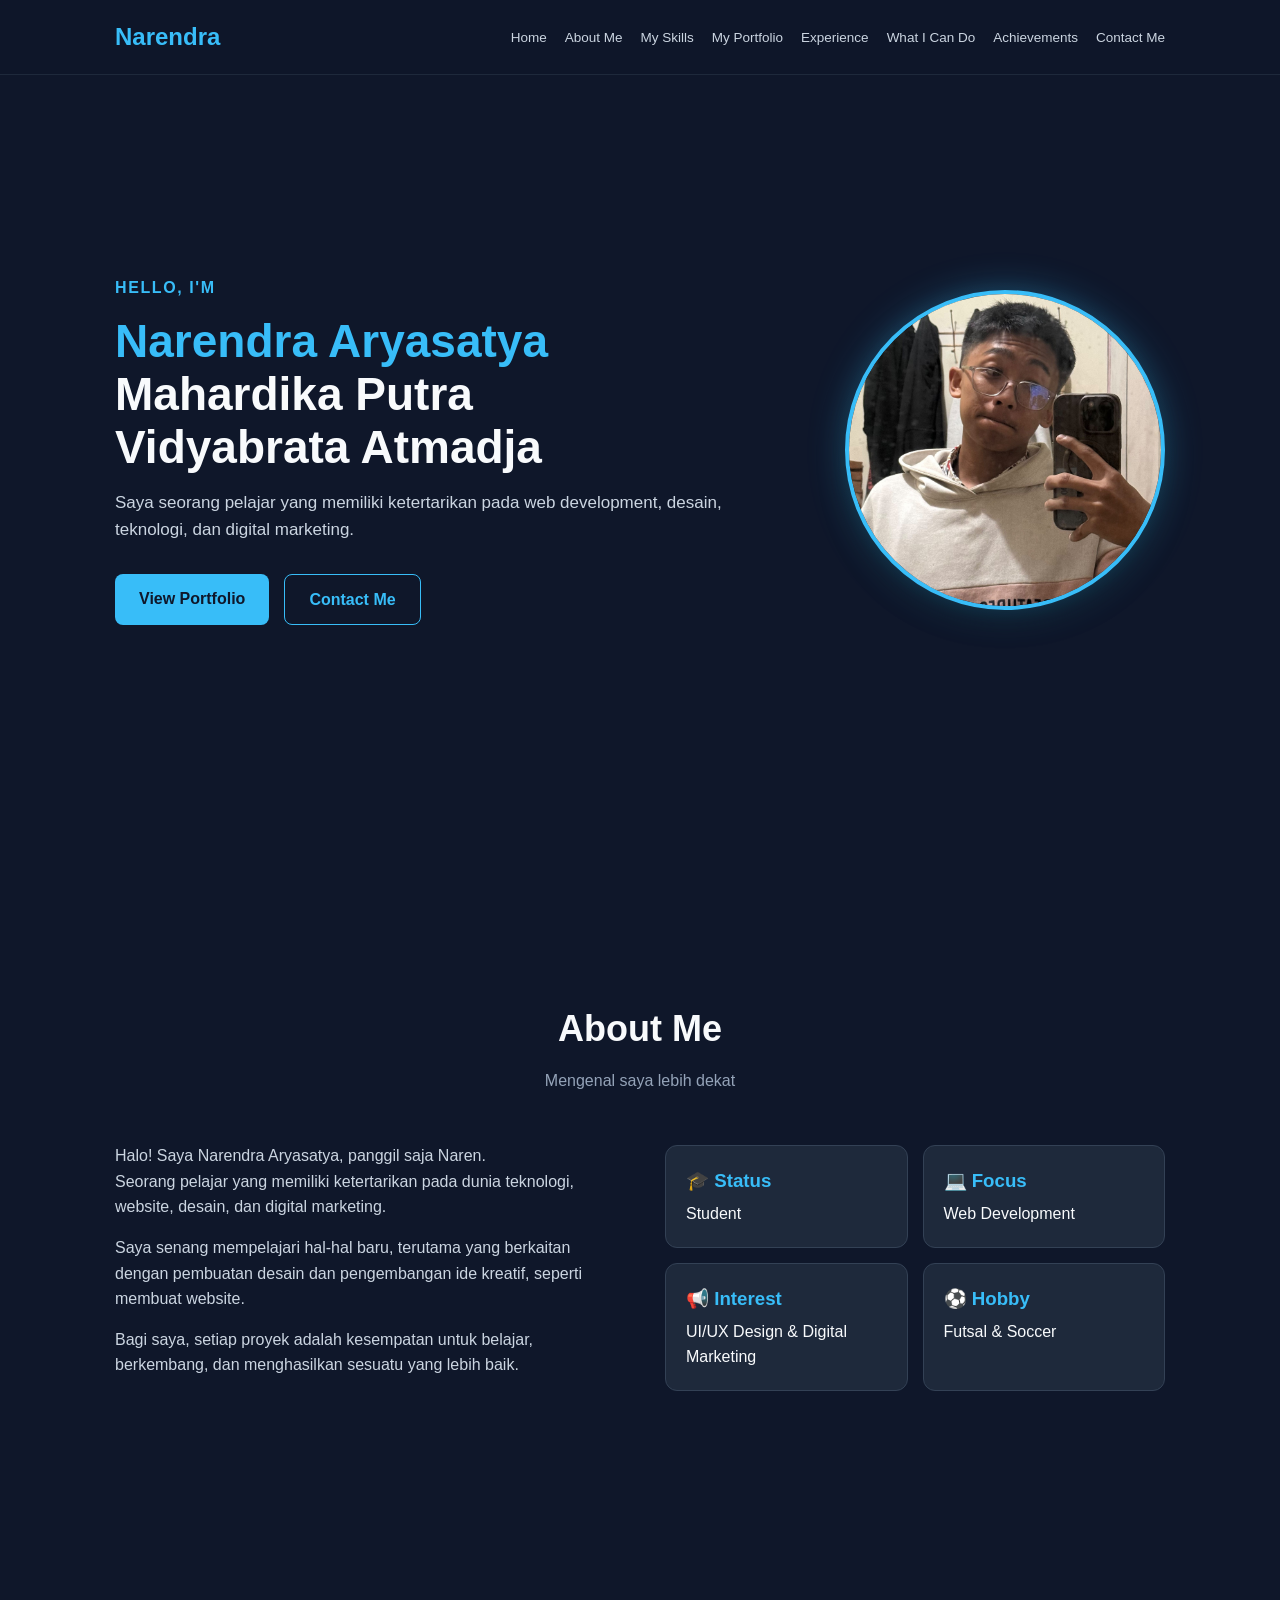
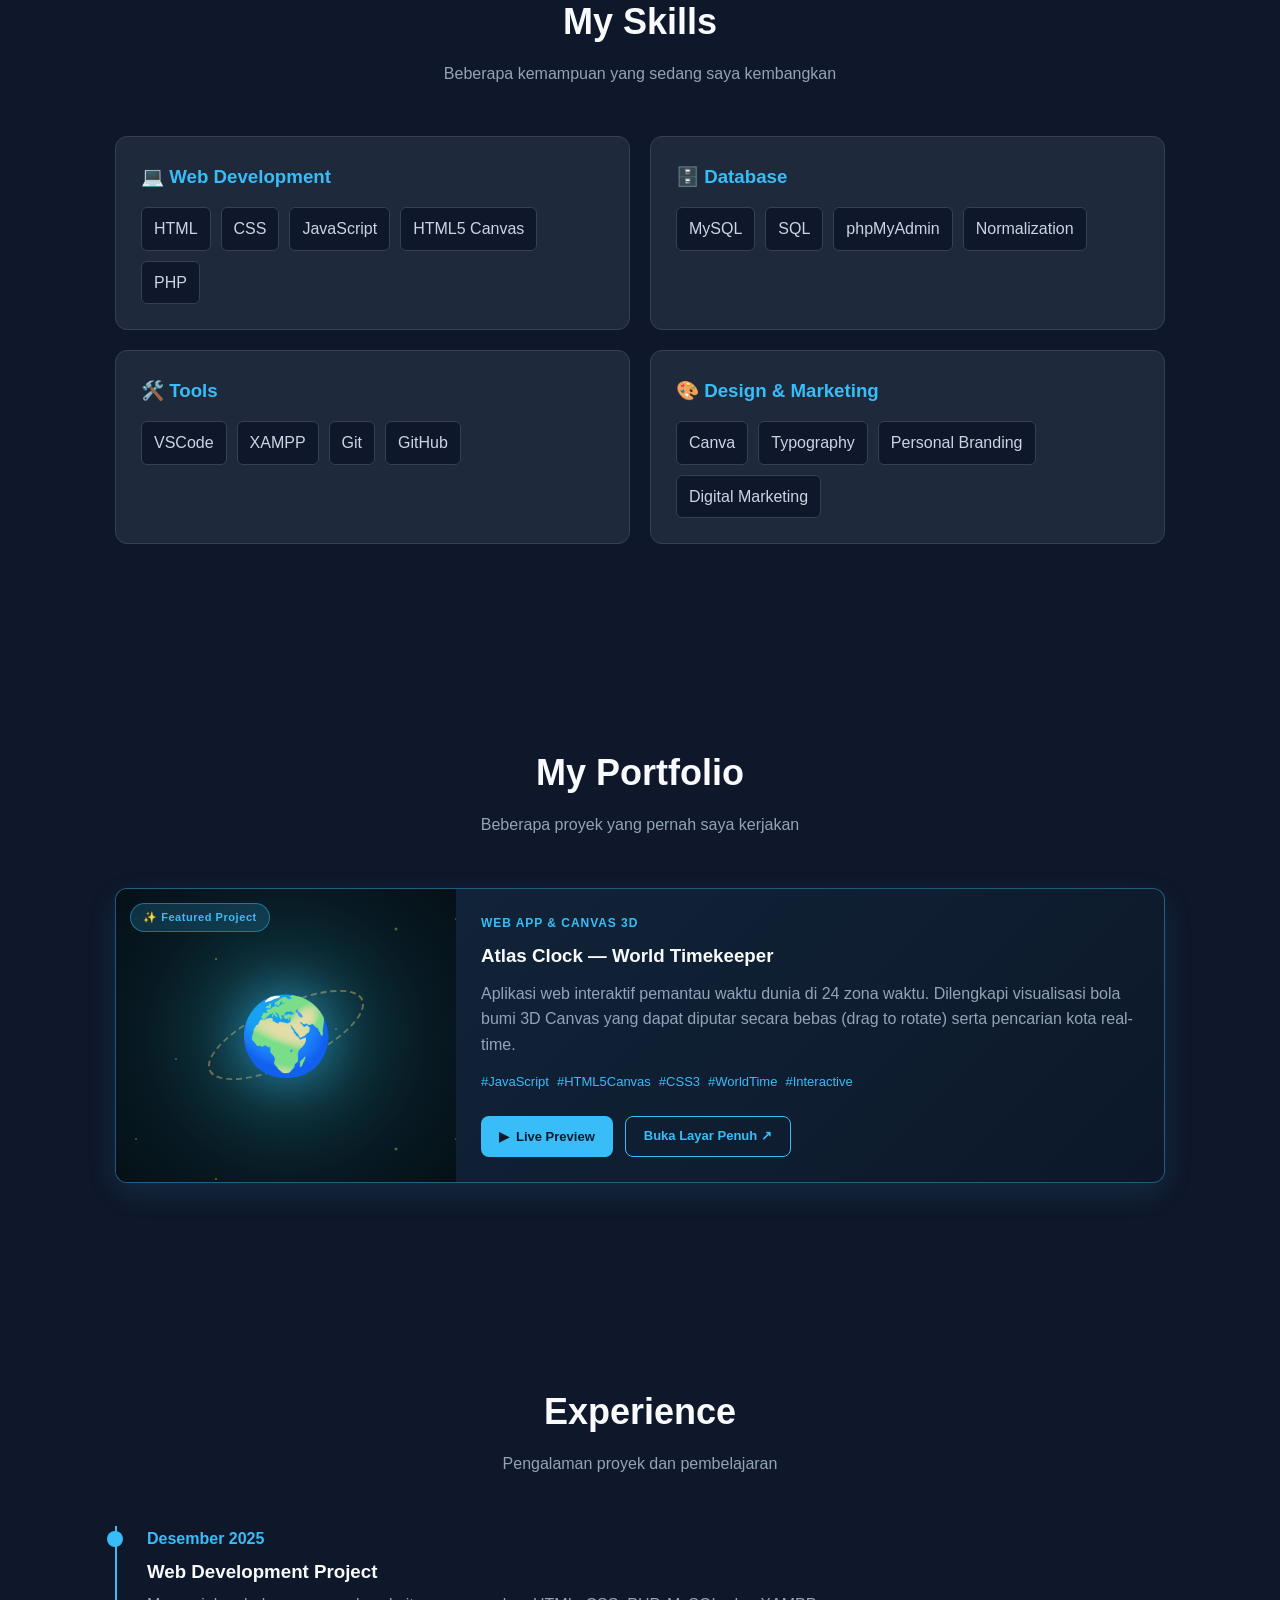
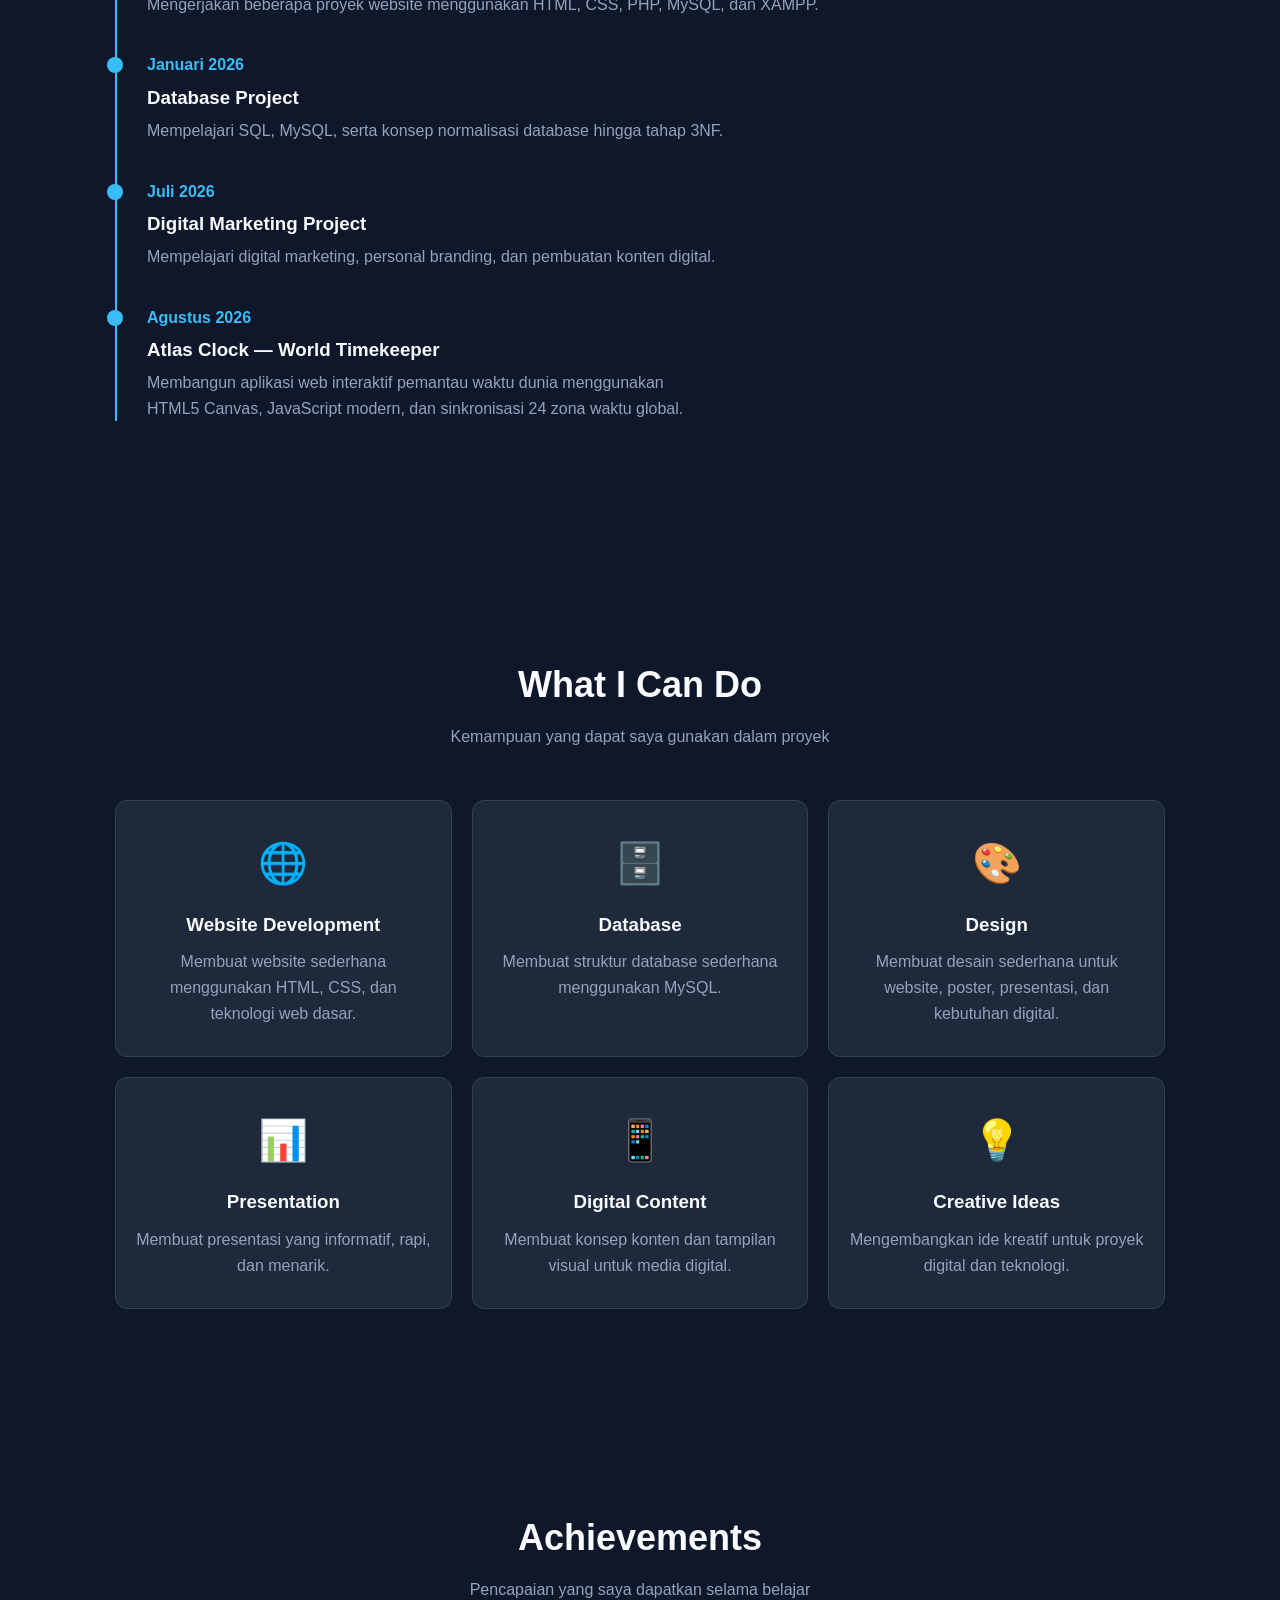
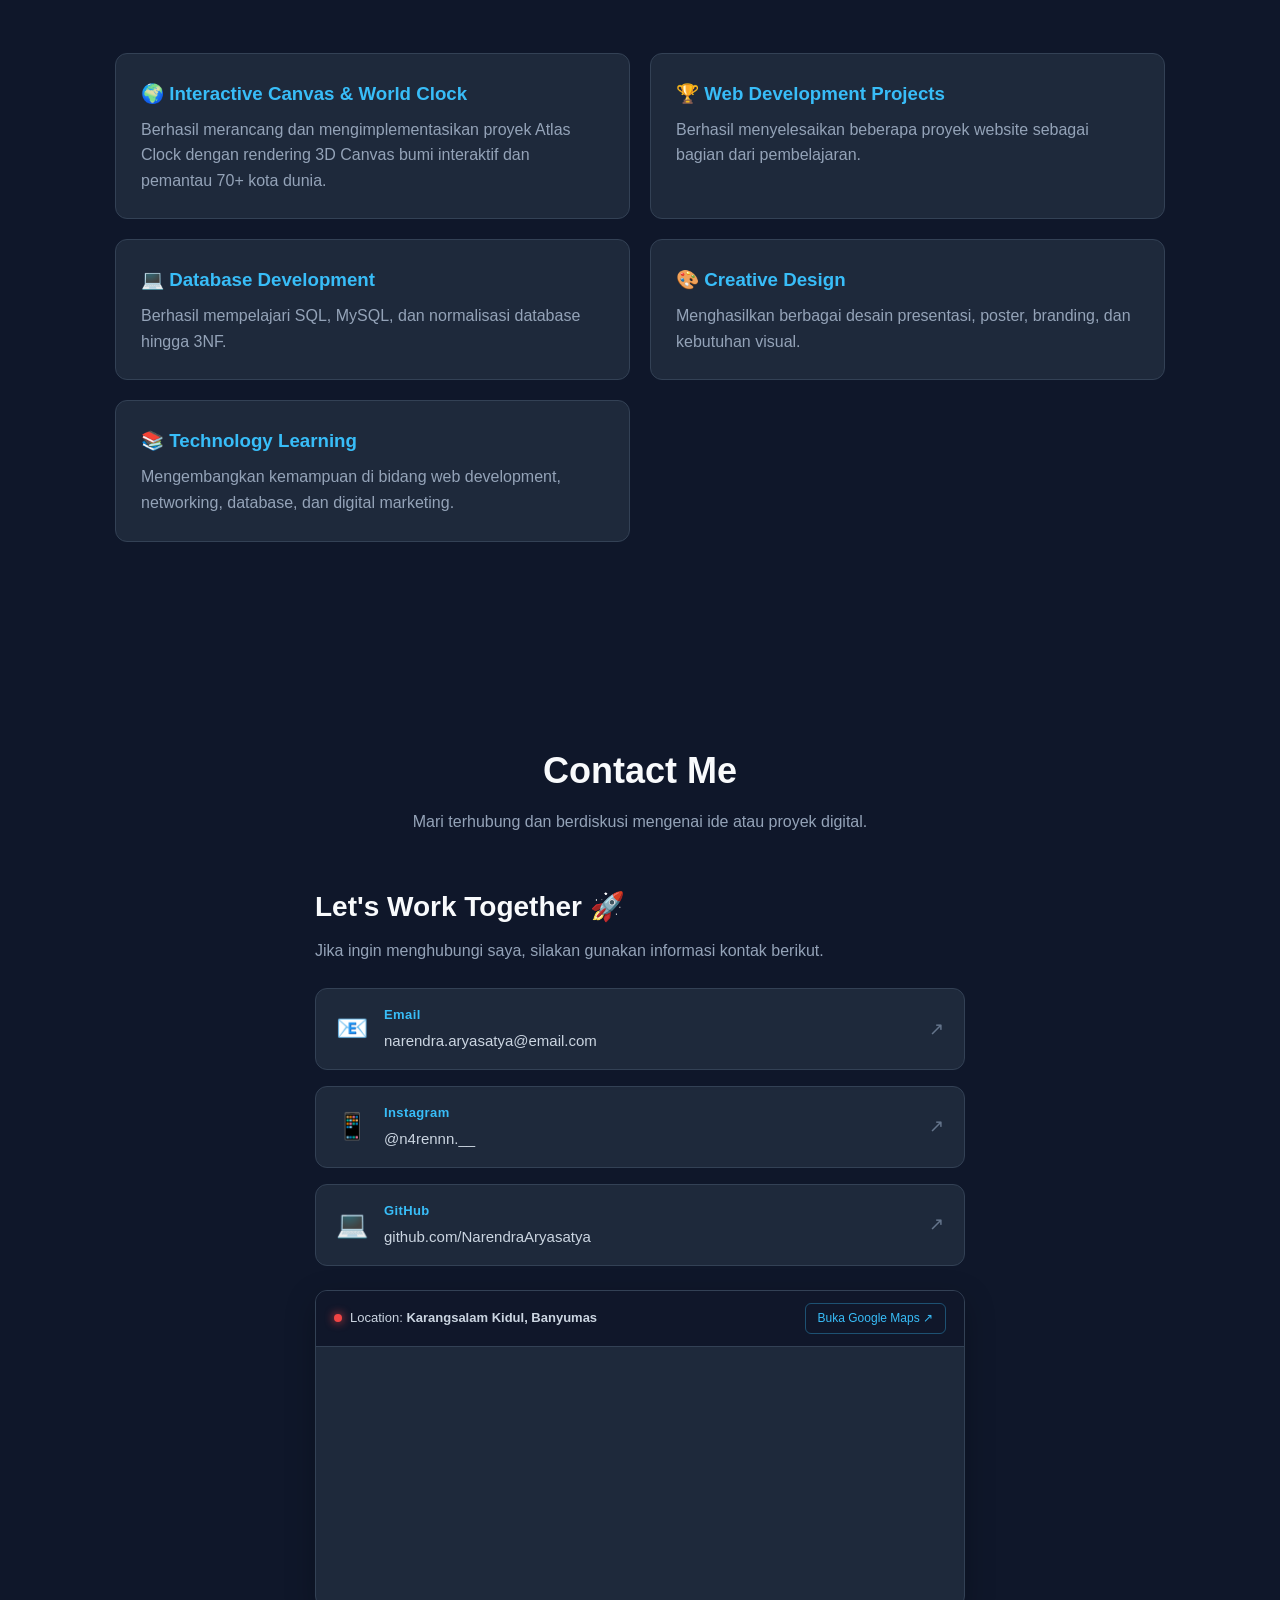
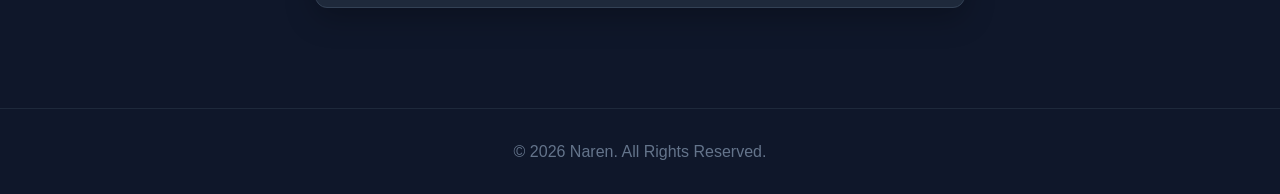
<file: index.html>
<!DOCTYPE html>
<html lang="id">

<head>
    <meta charset="UTF-8">
    <meta name="viewport" content="width=device-width, initial-scale=1.0">

    <title>Narendra | Portfolio</title>

    <!-- CSS -->
    <link rel="stylesheet" href="style.css">
</head>

<body>

    <!-- NAVBAR -->
    <header>
        <nav>
            <div class="logo">Narendra</div>

            <ul class="nav-links">
                <li><a href="#home">Home</a></li>
                <li><a href="#about">About Me</a></li>
                <li><a href="#skills">My Skills</a></li>
                <li><a href="#portfolio">My Portfolio</a></li>
                <li><a href="#experience">Experience</a></li>
                <li><a href="#services">What I Can Do</a></li>
                <li><a href="#achievements">Achievements</a></li>
                <li><a href="#contact">Contact Me</a></li>
            </ul>
        </nav>
    </header>


    <!-- HOME -->
    <section id="home">

        <div class="home-container">

            <div class="home-content">

                <span>HELLO, I'M</span>

                <h1>
                    <strong>Narendra Aryasatya</strong><br>
                    Mahardika Putra<br>
                    Vidyabrata Atmadja
                </h1>

                <p>
                    Saya seorang pelajar yang memiliki ketertarikan
                    pada web development, desain, teknologi,
                    dan digital marketing.
                </p>

                <div class="buttons">

                    <a href="#portfolio" class="btn btn-primary">
                        View Portfolio
                    </a>

                    <a href="#contact" class="btn btn-outline">
                        Contact Me
                    </a>

                </div>

            </div>

            <div class="home-image">
                <div class="image-wrapper">
                    <img src="narennn.jpeg" alt="Foto Profil Narendra Aryasatya" class="profile-photo">
                    <div class="photo-glow"></div>
                </div>
            </div>

        </div>

    </section>


    <!-- ABOUT ME -->
    <section id="about">

        <div class="section-title">
            <h2>About Me</h2>
            <p>Mengenal saya lebih dekat</p>
        </div>

        <div class="about-container">

            <div class="about-text">

                <p>
                    Halo! Saya Narendra Aryasatya, panggil saja Naren.<br>
                    Seorang pelajar yang
                    memiliki ketertarikan pada dunia teknologi,
                    website, desain, dan digital marketing.
                </p>

                <p>
                    Saya senang mempelajari hal-hal baru,
                    terutama yang berkaitan dengan pembuatan
                    desain dan pengembangan ide kreatif,
                    seperti membuat website.
                </p>

                <p>
                    Bagi saya, setiap proyek adalah kesempatan
                    untuk belajar, berkembang, dan menghasilkan
                    sesuatu yang lebih baik.
                </p>

            </div>

            <div class="about-info">

                <div class="info-card">
                    <h3>🎓 Status</h3>
                    <p>Student</p>
                </div>

                <div class="info-card">
                    <h3>💻 Focus</h3>
                    <p>Web Development</p>
                </div>

                <div class="info-card">
                    <h3>📢 Interest</h3>
                    <p>UI/UX Design & Digital Marketing</p>
                </div>

                <div class="info-card">
                    <h3>⚽ Hobby</h3>
                    <p>Futsal & Soccer</p>
                </div>

            </div>

        </div>

    </section>


    <!-- SKILLS -->
    <section id="skills">

        <div class="section-title">
            <h2>My Skills</h2>
            <p>Beberapa kemampuan yang sedang saya kembangkan</p>
        </div>

        <div class="skills-grid">

            <div class="skill-card">
                <h3>💻 Web Development</h3>

                <div class="skill-list">
                    <span class="skill">HTML</span>
                    <span class="skill">CSS</span>
                    <span class="skill">JavaScript</span>
                    <span class="skill">HTML5 Canvas</span>
                    <span class="skill">PHP</span>
                </div>
            </div>

            <div class="skill-card">
                <h3>🗄️ Database</h3>

                <div class="skill-list">
                    <span class="skill">MySQL</span>
                    <span class="skill">SQL</span>
                    <span class="skill">phpMyAdmin</span>
                    <span class="skill">Normalization</span>
                </div>
            </div>

            <div class="skill-card">
                <h3>🛠️ Tools</h3>

                <div class="skill-list">
                    <span class="skill">VSCode</span>
                    <span class="skill">XAMPP</span>
                    <span class="skill">Git</span>
                    <span class="skill">GitHub</span>
                </div>
            </div>

            <div class="skill-card">
                <h3>🎨 Design & Marketing</h3>

                <div class="skill-list">
                    <span class="skill">Canva</span>
                    <span class="skill">Typography</span>
                    <span class="skill">Personal Branding</span>
                    <span class="skill">Digital Marketing</span>
                </div>
            </div>

        </div>

    </section>


    <!-- PORTFOLIO -->
    <section id="portfolio">

        <div class="section-title">
            <h2>My Portfolio</h2>
            <p>Beberapa proyek yang pernah saya kerjakan</p>
        </div>

        <div class="portfolio-grid">

            <div class="project-card featured-project">

                <div class="project-badge">✨ Featured Project</div>

                <div class="project-image globe-preview">
                    <div class="globe-stars"></div>
                    <div class="globe-orb">🌍</div>
                    <div class="globe-ring"></div>
                </div>

                <div class="project-content">

                    <div class="project-meta-pill">Web App & Canvas 3D</div>

                    <h3>Atlas Clock — World Timekeeper</h3>

                    <p>
                        Aplikasi web interaktif pemantau waktu dunia di 24 zona waktu. Dilengkapi visualisasi bola bumi
                        3D Canvas yang dapat diputar secara bebas (drag to rotate) serta pencarian kota real-time.
                    </p>

                    <div class="tags">
                        <span class="tag">#JavaScript</span>
                        <span class="tag">#HTML5Canvas</span>
                        <span class="tag">#CSS3</span>
                        <span class="tag">#WorldTime</span>
                        <span class="tag">#Interactive</span>
                    </div>

                    <div class="project-actions">
                        <button type="button" class="btn btn-sm btn-primary open-preview-btn"
                            data-url="projects/atlas-clock/index.html">
                            <span>▶</span> Live Preview
                        </button>
                        <a href="projects/atlas-clock/index.html" target="_blank" class="btn btn-sm btn-outline">
                            Buka Layar Penuh ↗
                        </a>
                    </div>

                </div>

            </div>

        </div>

    </section>


    <!-- EXPERIENCE -->
    <section id="experience">

        <div class="section-title">
            <h2>Experience</h2>
            <p>Pengalaman proyek dan pembelajaran</p>
        </div>

        <div class="timeline">

            <!-- <div class="timeline-item">

                <span>Oktober 2025</span>

                <h3>Networking Project</h3>

                <p>
                    Mempelajari dasar jaringan komputer,
                    kabel UTP, RJ-45, LAN, dan topologi
                    jaringan.
                </p>

            </div> -->


            <div class="timeline-item">

                <span>Desember 2025</span>

                <h3>Web Development Project</h3>

                <p>
                    Mengerjakan beberapa proyek website
                    menggunakan HTML, CSS, PHP, MySQL,
                    dan XAMPP.
                </p>

            </div>

            <div class="timeline-item">

                <span>Januari 2026</span>

                <h3>Database Project</h3>

                <p>
                    Mempelajari SQL, MySQL, serta konsep
                    normalisasi database hingga tahap 3NF.
                </p>

            </div>

            <div class="timeline-item">

                <span>Juli 2026</span>

                <h3>Digital Marketing Project</h3>

                <p>
                    Mempelajari digital marketing,
                    personal branding, dan pembuatan
                    konten digital.
                </p>

            </div>

            <div class="timeline-item">

                <span>Agustus 2026</span>

                <h3>Atlas Clock — World Timekeeper</h3>

                <p>
                    Membangun aplikasi web interaktif pemantau waktu dunia menggunakan<br>
                    HTML5 Canvas, JavaScript modern,
                    dan sinkronisasi 24 zona waktu global.
                </p>

            </div>

        </div>

    </section>


    <!-- SERVICES -->
    <section id="services">

        <div class="section-title">
            <h2>What I Can Do</h2>
            <p>Kemampuan yang dapat saya gunakan dalam proyek</p>
        </div>

        <div class="services-grid">

            <div class="service-card">
                <div class="service-icon">🌐</div>
                <h3>Website Development</h3>

                <p>
                    Membuat website sederhana menggunakan
                    HTML, CSS, dan teknologi web dasar.
                </p>
            </div>

            <div class="service-card">
                <div class="service-icon">🗄️</div>
                <h3>Database</h3>

                <p>
                    Membuat struktur database sederhana
                    menggunakan MySQL.
                </p>
            </div>

            <div class="service-card">
                <div class="service-icon">🎨</div>
                <h3>Design</h3>

                <p>
                    Membuat desain sederhana untuk website,
                    poster, presentasi, dan kebutuhan digital.
                </p>
            </div>

            <div class="service-card">
                <div class="service-icon">📊</div>
                <h3>Presentation</h3>

                <p>
                    Membuat presentasi yang informatif,
                    rapi, dan menarik.
                </p>
            </div>

            <div class="service-card">
                <div class="service-icon">📱</div>
                <h3>Digital Content</h3>

                <p>
                    Membuat konsep konten dan tampilan
                    visual untuk media digital.
                </p>
            </div>

            <div class="service-card">
                <div class="service-icon">💡</div>
                <h3>Creative Ideas</h3>

                <p>
                    Mengembangkan ide kreatif untuk
                    proyek digital dan teknologi.
                </p>
            </div>

        </div>

    </section>


    <!-- ACHIEVEMENTS -->
    <section id="achievements">

        <div class="section-title">
            <h2>Achievements</h2>
            <p>Pencapaian yang saya dapatkan selama belajar</p>
        </div>

        <div class="achievement-grid">

            <div class="achievement-card">
                <h3>🌍 Interactive Canvas & World Clock</h3>

                <p>
                    Berhasil merancang dan mengimplementasikan proyek Atlas Clock dengan rendering 3D Canvas bumi
                    interaktif dan pemantau 70+ kota dunia.
                </p>
            </div>

            <div class="achievement-card">
                <h3>🏆 Web Development Projects</h3>

                <p>
                    Berhasil menyelesaikan beberapa proyek
                    website sebagai bagian dari pembelajaran.
                </p>
            </div>

            <div class="achievement-card">
                <h3>💻 Database Development</h3>

                <p>
                    Berhasil mempelajari SQL, MySQL,
                    dan normalisasi database hingga 3NF.
                </p>
            </div>

            <div class="achievement-card">
                <h3>🎨 Creative Design</h3>

                <p>
                    Menghasilkan berbagai desain presentasi,
                    poster, branding, dan kebutuhan visual.
                </p>
            </div>

            <div class="achievement-card">
                <h3>📚 Technology Learning</h3>

                <p>
                    Mengembangkan kemampuan di bidang web
                    development, networking, database,
                    dan digital marketing.
                </p>
            </div>

        </div>

    </section>



    <!-- CONTACT -->
    <section id="contact">

        <div class="section-title">

            <h2>Contact Me</h2>

            <p>
                Mari terhubung dan berdiskusi mengenai
                ide atau proyek digital.
            </p>

        </div>

        <div class="contact-container">

            <div class="contact-info">

                <h2>Let's Work Together 🚀</h2>

                <p>
                    Jika ingin menghubungi saya, silakan
                    gunakan informasi kontak berikut.
                </p>

                <a href="mailto:narendra.aryasatya@email.com" class="contact-item"
                    title="Kirim Email ke narendra.aryasatya@email.com">
                    <div class="contact-icon">📧</div>
                    <div class="contact-details">
                        <strong>Email</strong>
                        <p>narendra.aryasatya@email.com</p>
                    </div>
                    <span class="contact-arrow">↗</span>
                </a>

                <a href="https://instagram.com/n4rennn.__" target="_blank" rel="noopener noreferrer"
                    class="contact-item" title="Buka Profil Instagram @n4rennn.__">
                    <div class="contact-icon">📱</div>
                    <div class="contact-details">
                        <strong>Instagram</strong>
                        <p>@n4rennn.__</p>
                    </div>
                    <span class="contact-arrow">↗</span>
                </a>

                <a href="https://github.com/NarendraAryasatya" target="_blank" rel="noopener noreferrer"
                    class="contact-item" title="Buka Profil GitHub NarendraAryasatya">
                    <div class="contact-icon">💻</div>
                    <div class="contact-details">
                        <strong>GitHub</strong>
                        <p>github.com/NarendraAryasatya</p>
                    </div>
                    <span class="contact-arrow">↗</span>
                </a>

                <!-- <a href="https://maps.google.com/?q=Karangsalam+Kidul,+Kedungbanteng,+Banyumas,+Jawa+Tengah"
                    target="_blank" rel="noopener noreferrer" class="contact-item"
                    title="Buka Lokasi Presisi di Google Maps">
                    <div class="contact-icon">📍</div>
                    <div class="contact-details">
                        <strong>Location</strong>
                        <p>Karangsalam Kidul, Kedungbanteng, Banyumas, Jawa Tengah, Indonesia</p>
                    </div>
                    <span class="contact-arrow">↗</span>
                </a> -->

                <!-- PETA INTERAKTIF GOOGLE MAPS -->
                <div class="map-card">
                    <div class="map-header">
                        <div class="map-title">
                            <span class="map-pin-pulse"></span>
                            <span>Location: <strong>Karangsalam Kidul, Banyumas</strong></span>
                        </div>
                        <a href="https://maps.google.com/?q=Karangsalam+Kidul,+Kedungbanteng,+Banyumas,+Jawa+Tengah"
                            target="_blank" rel="noopener noreferrer" class="map-link-btn"
                            title="Buka langsung di aplikasi Google Maps">
                            Buka Google Maps ↗
                        </a>
                    </div>
                    <div class="map-wrapper">
                        <iframe
                            src="https://maps.google.com/maps?q=Karangsalam+Kidul,+Kedungbanteng,+Banyumas,+Jawa+Tengah&t=&z=15&ie=UTF8&iwloc=&output=embed"
                            width="100%" height="260" style="border:0;" allowfullscreen="" loading="lazy"
                            referrerpolicy="no-referrer-when-downgrade"
                            title="Peta Interaktif Karangsalam Kidul, Banyumas">
                        </iframe>
                    </div>
                </div>

            </div>

        </div>

    </section>


    <!-- MODAL LIVE PREVIEW ATLAS CLOCK -->
    <div id="projectModal" class="project-modal" aria-hidden="true">
        <div class="modal-backdrop" id="modalBackdrop"></div>
        <div class="modal-dialog">
            <div class="modal-header">
                <div class="modal-title">
                    <span class="modal-live-dot"></span>
                    <span class="modal-title-text"><strong>Atlas Clock</strong> — Interactive Live Preview</span>
                </div>
                <div class="modal-controls">
                    <a href="projects/atlas-clock/index.html" target="_blank" class="modal-link-btn"
                        title="Buka website di tab baru">
                        Buka Tab Penuh ↗
                    </a>
                    <button type="button" class="modal-close-btn" id="modalCloseBtn"
                        aria-label="Tutup preview">&times;</button>
                </div>
            </div>
            <div class="modal-body">
                <div class="modal-loader" id="modalLoader">
                    <div class="spinner"></div>
                    <p>Memuat Atlas Clock...</p>
                </div>
                <iframe id="modalIframe" title="Atlas Clock Live Preview" allow="fullscreen"></iframe>
            </div>
        </div>
    </div>


    <!-- FOOTER -->
    <footer>

        <p>
            © 2026 Naren. All Rights Reserved.
        </p>

    </footer>


    <!-- JAVASCRIPT -->
    <script src="script.js"></script>

</body>

</html>
</file>
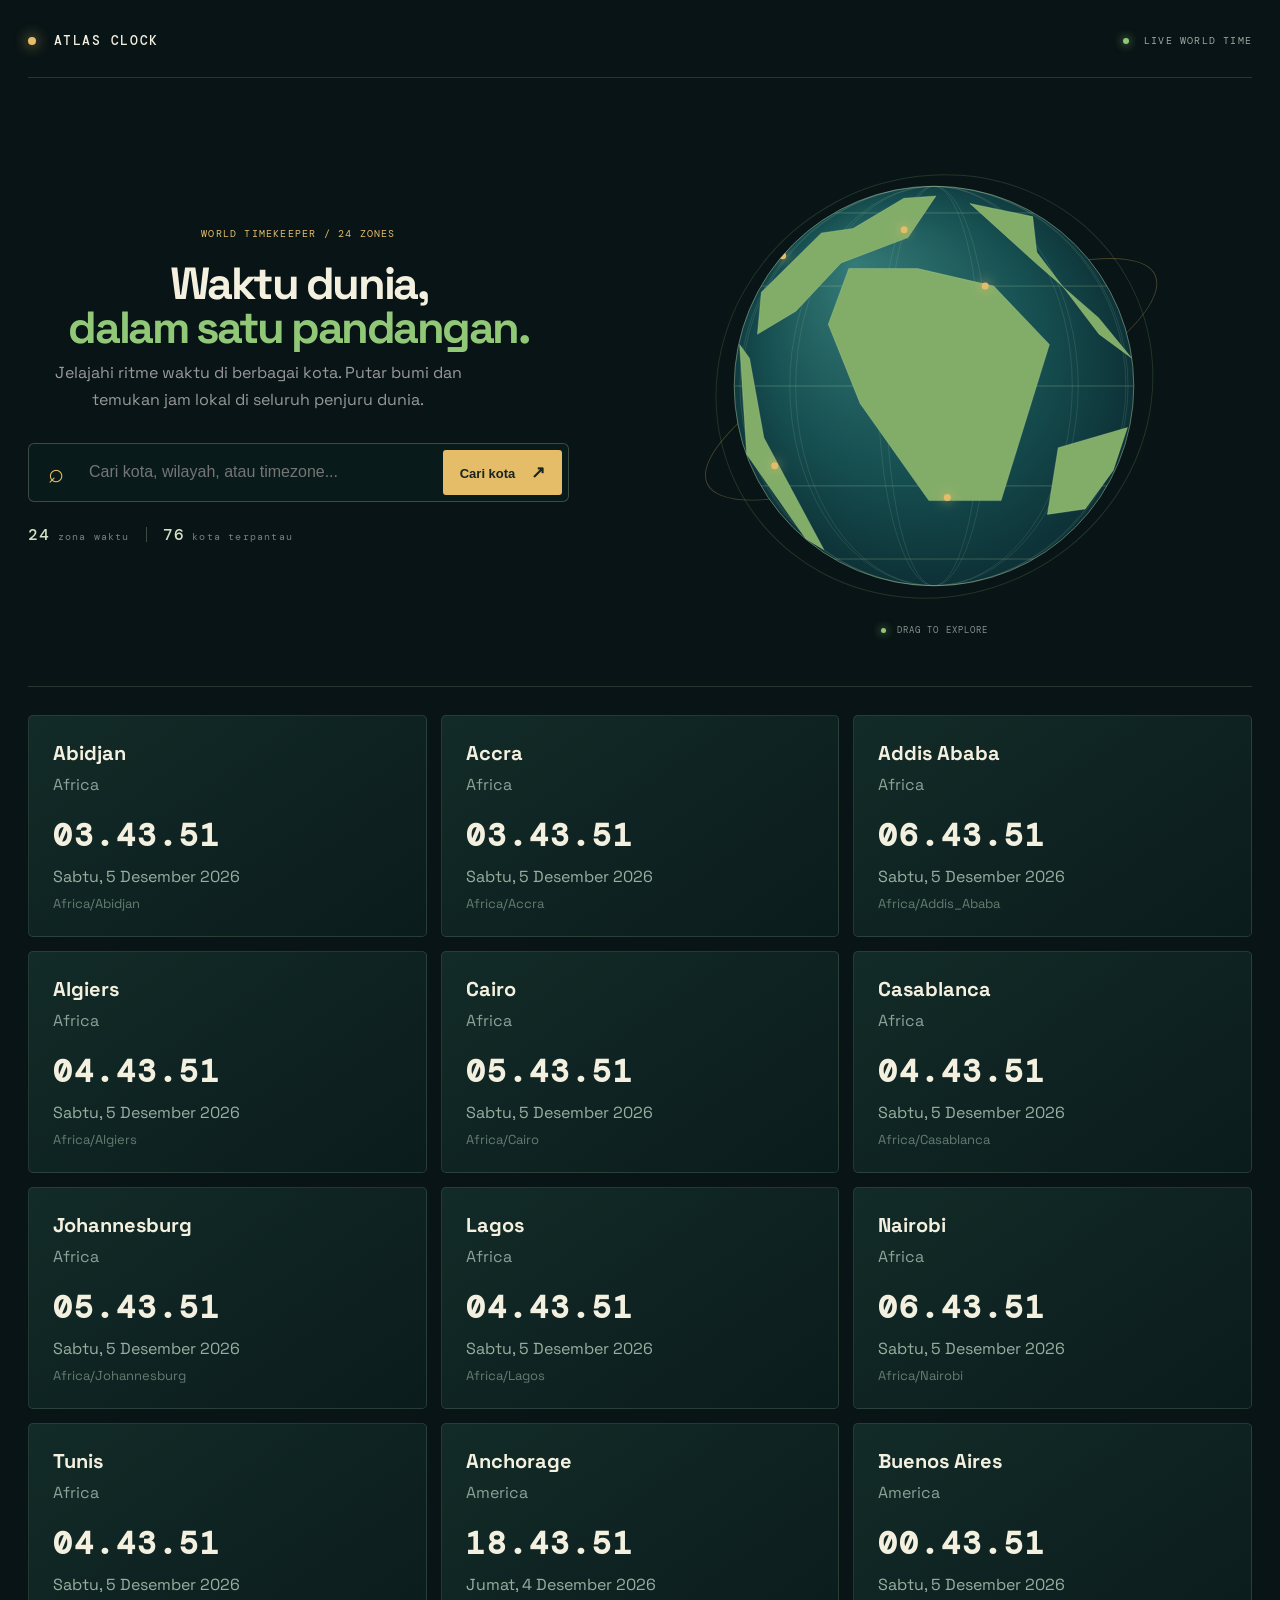
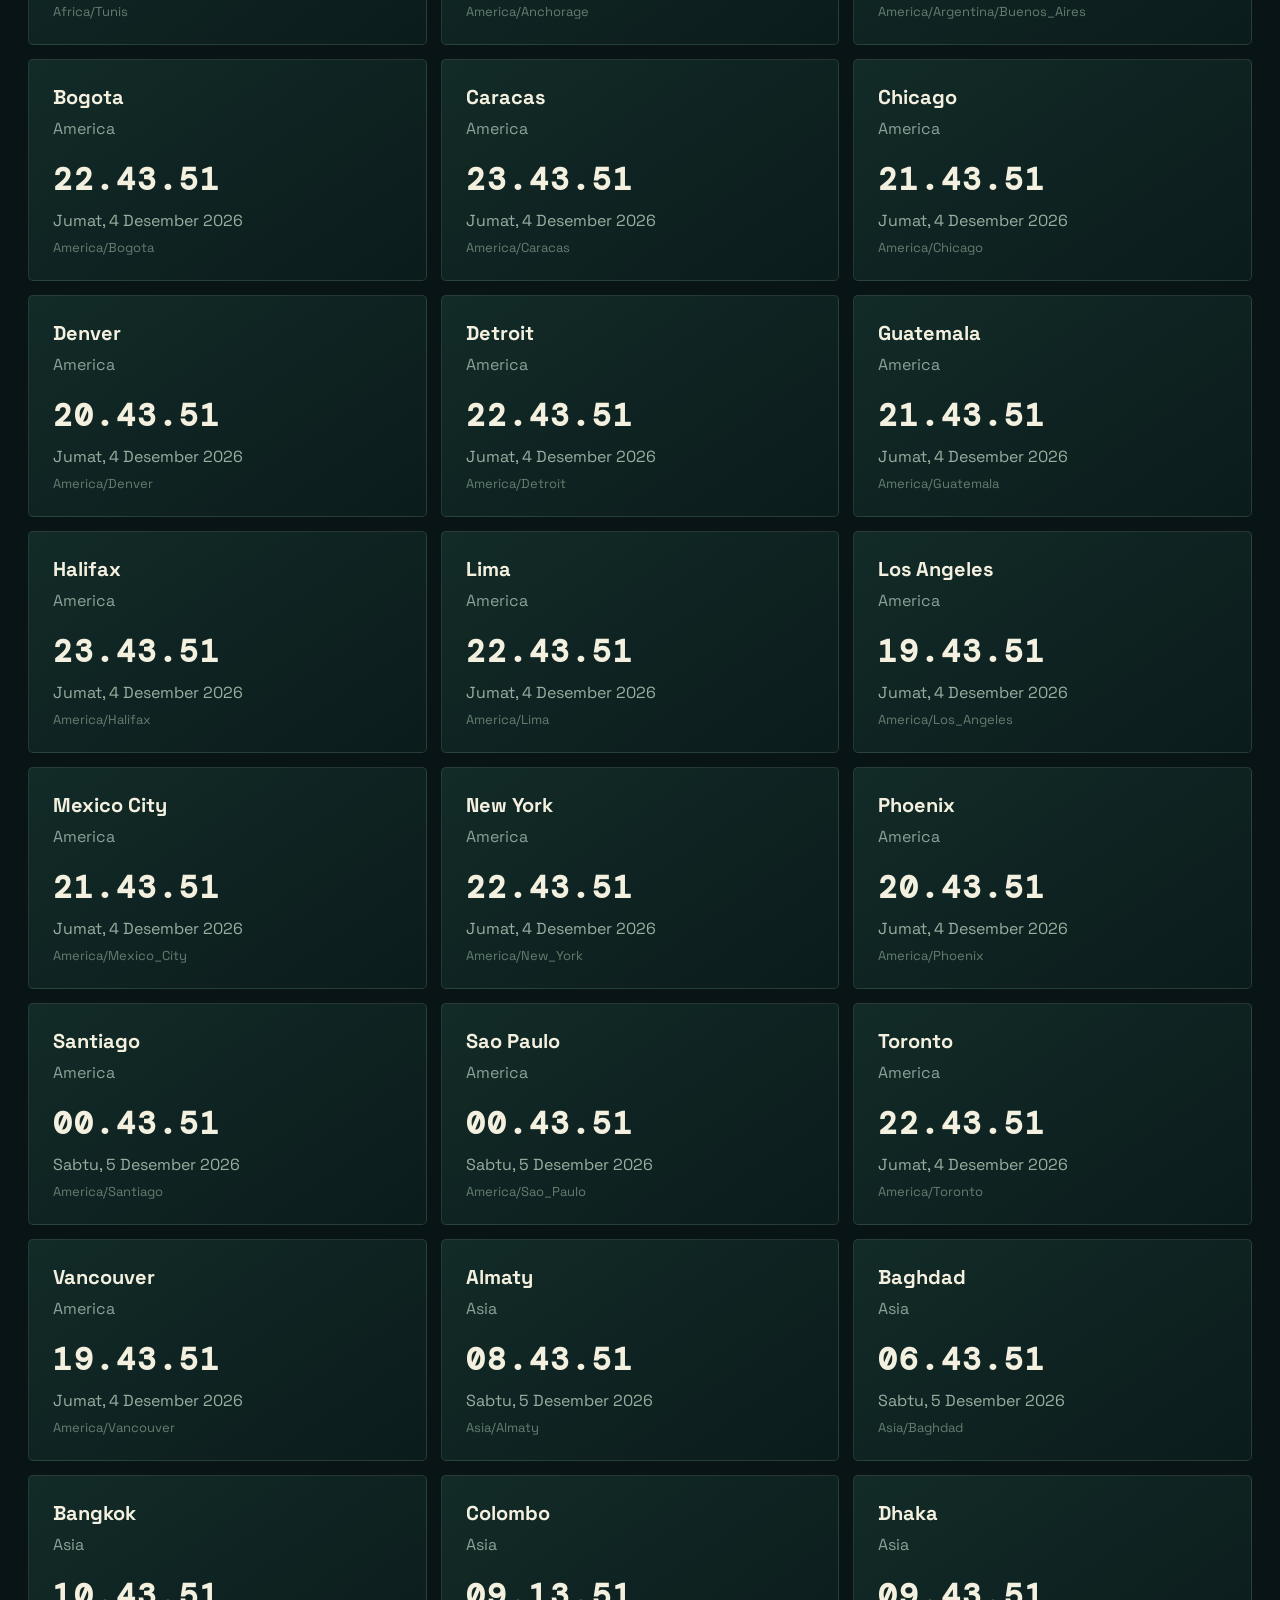
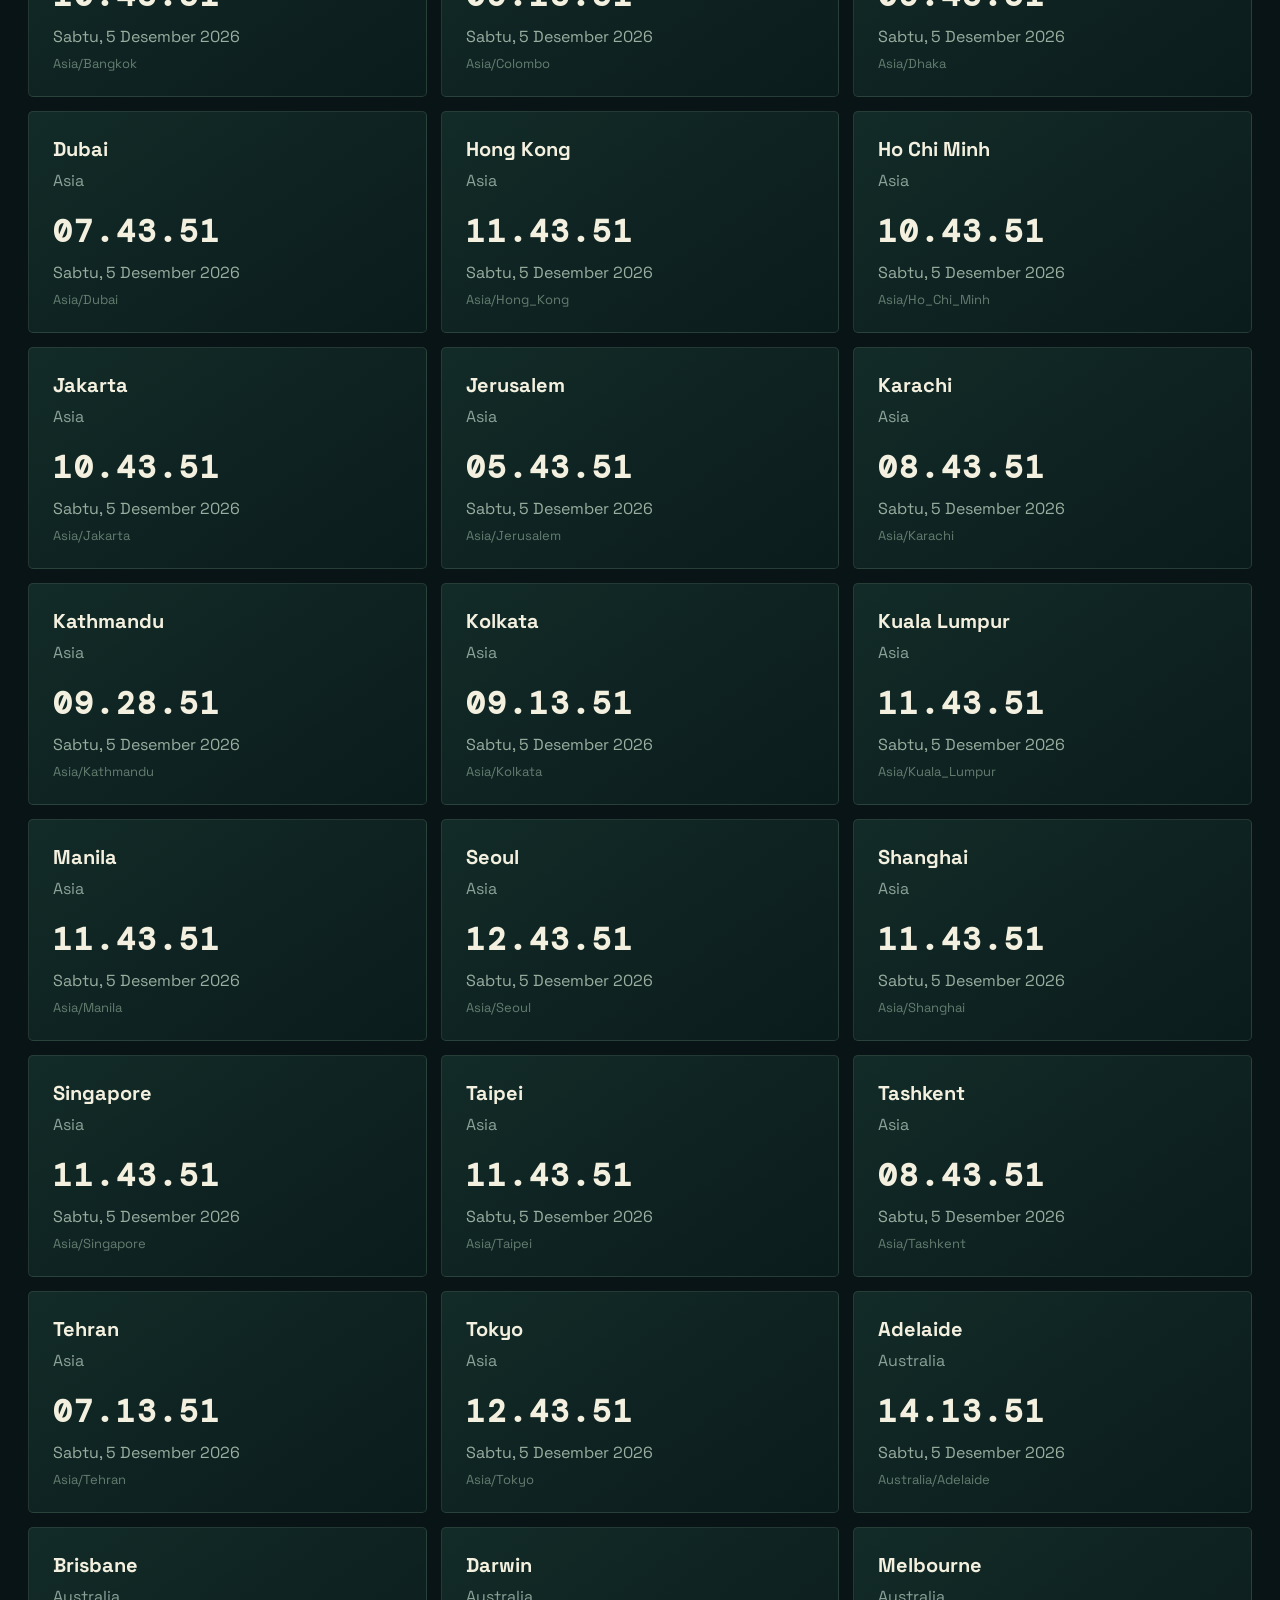
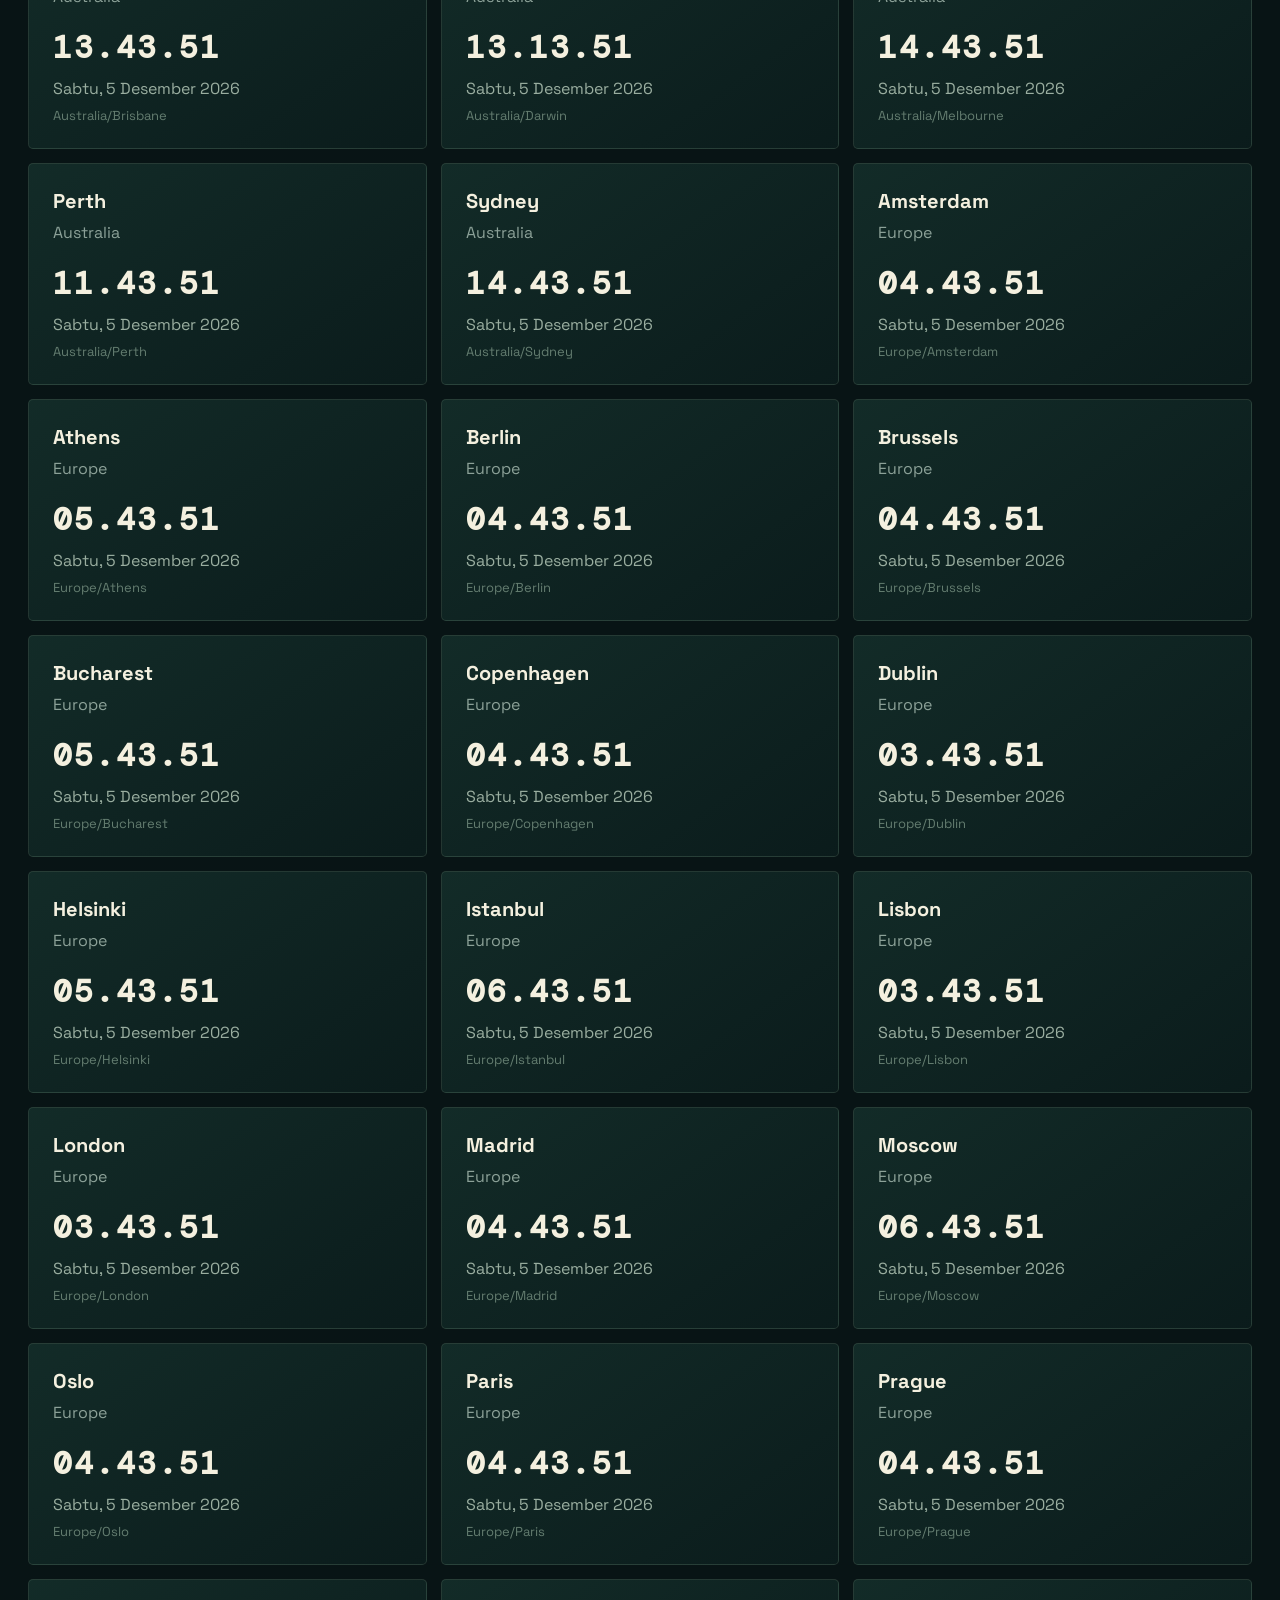
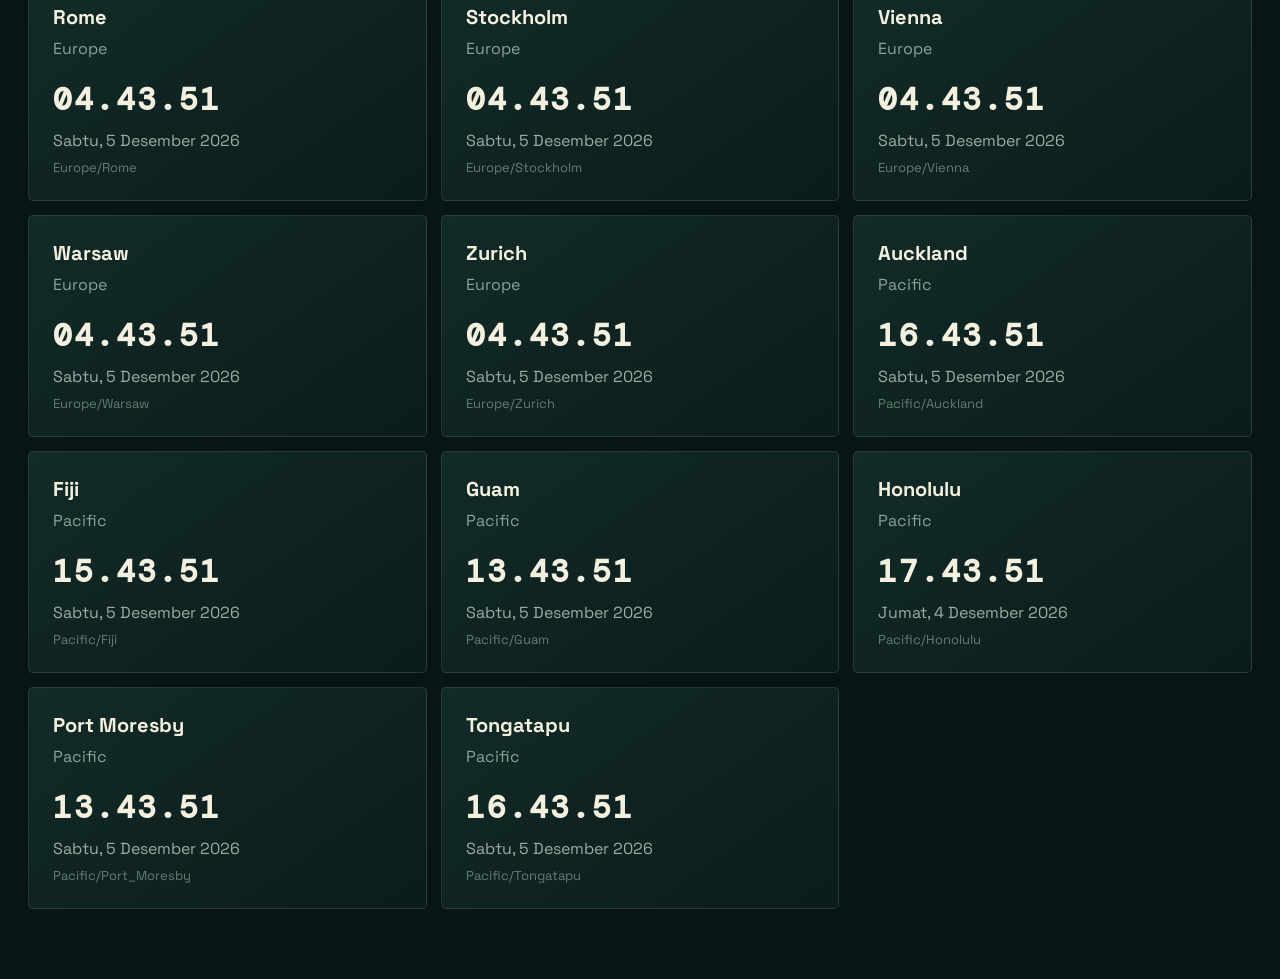
<file: projects/atlas-clock/index.html>
<!DOCTYPE html>
<html lang="id">
<head>
    <meta charset="UTF-8">
    <meta name="viewport" content="width=device-width, initial-scale=1.0">
    <title>Atlas Clock | Waktu Dunia</title>

    <link rel="stylesheet" href="style.css">
</head>

<body>

    <div class="container">

        <header class="topbar">
            <div class="brand-mark"><span></span> ATLAS CLOCK</div>
            <div class="live-status"><i></i> LIVE WORLD TIME</div>
        </header>

        <section class="hero">
            <div class="hero-copy">
                <p class="eyebrow">WORLD TIMEKEEPER / 24 ZONES</p>
                <h1>Waktu dunia,<br><em>dalam satu pandangan.</em></h1>
                <p class="subtitle">Jelajahi ritme waktu di berbagai kota. Putar bumi dan temukan jam lokal di seluruh penjuru dunia.</p>

                <div class="search-box">
                    <span class="search-icon">⌕</span>
                    <input type="text" id="searchInput" placeholder="Cari kota, wilayah, atau timezone...">
                    <button onclick="searchCity()">Cari kota <span>↗</span></button>
                </div>

                <div class="hero-meta">
                    <span><strong>24</strong> zona waktu</span>
                    <span class="meta-divider"></span>
                    <span><strong id="cityCount">76</strong> kota terpantau</span>
                </div>
            </div>

            <div class="globe-stage" aria-label="Bumi interaktif, seret untuk memutar">
                <div class="orbit orbit-one"></div>
                <div class="orbit orbit-two"></div>
                <canvas id="globeCanvas"></canvas>
                <div class="globe-caption"><span class="pulse-dot"></span> DRAG TO EXPLORE</div>
            </div>
        </section>

        <div id="clockList" class="clock-list"></div>

    </div>

    <script src="script.js"></script>

</body>
</html>
</file>
<file: style.css>
/* =========================
   RESET
========================= */

* {
    margin: 0;
    padding: 0;
    box-sizing: border-box;
    scroll-behavior: smooth;
}

body {
    font-family: Arial, Helvetica, sans-serif;
    background: #0f172a;
    color: #f8fafc;
    line-height: 1.6;
}

a {
    text-decoration: none;
    color: inherit;
}


/* =========================
   NAVBAR
========================= */

header {
    position: fixed;
    top: 0;
    width: 100%;
    z-index: 1000;

    background: rgba(15, 23, 42, 0.9);
    backdrop-filter: blur(10px);

    border-bottom: 1px solid #1e293b;
}

nav {
    max-width: 1100px;
    margin: auto;
    padding: 18px 25px;

    display: flex;
    justify-content: space-between;
    align-items: center;
}

.logo {
    font-size: 24px;
    font-weight: bold;
    color: #38bdf8;
}

.nav-links {
    display: flex;
    gap: 18px;
    list-style: none;
    align-items: center;
}

.nav-links a {
    color: #cbd5e1;
    transition: 0.3s;
    font-size: 13.5px;
    white-space: nowrap;
}

.nav-links a:hover {
    color: #38bdf8;
}


/* =========================
   GENERAL
========================= */

section {
    max-width: 1100px;
    margin: auto;
    padding: 100px 25px;
}

.section-title {
    text-align: center;
    margin-bottom: 50px;
}

.section-title h2 {
    font-size: 36px;
    margin-bottom: 10px;
}

.section-title p {
    color: #94a3b8;
}


/* =========================
   HOME
========================= */

#home {
    min-height: 100vh;
    display: flex;
    align-items: center;
}

.home-container {
    width: 100%;
    display: flex;
    align-items: center;
    justify-content: space-between;
    gap: 60px;
}

.home-content {
    flex: 1;
    max-width: 620px;
}

.home-content span {
    color: #38bdf8;
    font-weight: bold;
    letter-spacing: 0.1em;
}

.home-content h1 {
    font-size: 46px;
    line-height: 1.15;
    margin: 15px 0;
}

.home-content h1 strong {
    color: #38bdf8;
}

.home-content p {
    color: #cbd5e1;
    font-size: 17px;
    margin-bottom: 30px;
}

.home-image {
    display: flex;
    justify-content: center;
    align-items: center;
    position: relative;
    flex-shrink: 0;
}

.image-wrapper {
    position: relative;
    width: 320px;
    height: 320px;
}

.profile-photo {
    width: 100%;
    height: 100%;
    border-radius: 50%;
    object-fit: cover;
    object-position: center 15%;
    border: 4px solid #38bdf8;
    box-shadow: 0 0 35px rgba(56, 189, 248, 0.35), 0 10px 25px rgba(0, 0, 0, 0.5);
    position: relative;
    z-index: 2;
    transition: transform 0.4s ease, box-shadow 0.4s ease;
    animation: floatImage 4s ease-in-out infinite;
}

.profile-photo:hover {
    transform: scale(1.03);
    box-shadow: 0 0 50px rgba(56, 189, 248, 0.55), 0 15px 35px rgba(0, 0, 0, 0.6);
}

.photo-glow {
    position: absolute;
    inset: -12px;
    border-radius: 50%;
    background: radial-gradient(circle, rgba(56, 189, 248, 0.3) 0%, rgba(56, 189, 248, 0.05) 60%, transparent 70%);
    z-index: 1;
    animation: pulseGlow 3s ease-in-out infinite alternate;
}

@keyframes floatImage {
    0%, 100% {
        transform: translateY(0);
    }
    50% {
        transform: translateY(-10px);
    }
}

@keyframes pulseGlow {
    0% {
        transform: scale(0.95);
        opacity: 0.6;
    }
    100% {
        transform: scale(1.1);
        opacity: 1;
    }
}

.buttons {
    display: flex;
    gap: 15px;
}

.btn {
    padding: 12px 24px;
    border-radius: 8px;
    font-weight: bold;
    transition: 0.3s;

    display: inline-block;
}

.btn-primary {
    background: #38bdf8;
    color: #0f172a;
}

.btn-primary:hover {
    background: #7dd3fc;
    transform: translateY(-3px);
}

.btn-outline {
    border: 1px solid #38bdf8;
    color: #38bdf8;
}

.btn-outline:hover {
    background: #38bdf8;
    color: #0f172a;
}


/* =========================
   ABOUT
========================= */

.about-container {
    display: grid;
    grid-template-columns: 1fr 1fr;
    gap: 50px;
    align-items: center;
}

.about-text p {
    color: #cbd5e1;
    margin-bottom: 15px;
}

.about-info {
    display: grid;
    grid-template-columns: 1fr 1fr;
    gap: 15px;
}

.info-card {
    background: #1e293b;
    padding: 20px;
    border-radius: 12px;
    border: 1px solid #334155;
}

.info-card h3 {
    color: #38bdf8;
    margin-bottom: 5px;
}


/* =========================
   SKILLS
========================= */

.skills-grid {
    display: grid;
    grid-template-columns: repeat(2, 1fr);
    gap: 20px;
}

.skill-card {
    background: #1e293b;
    padding: 25px;
    border-radius: 12px;
    border: 1px solid #334155;
}

.skill-card h3 {
    color: #38bdf8;
    margin-bottom: 15px;
}

.skill-list {
    display: flex;
    flex-wrap: wrap;
    gap: 10px;
}

.skill {
    background: #0f172a;
    border: 1px solid #334155;
    padding: 8px 12px;
    border-radius: 6px;
    color: #cbd5e1;
}


/* =========================
   PORTFOLIO
========================= */

.portfolio-grid {
    display: grid;
    grid-template-columns: repeat(2, 1fr);
    gap: 25px;
}

.project-card {
    background: #1e293b;
    border-radius: 12px;
    overflow: hidden;
    border: 1px solid #334155;
    transition: 0.3s;
    position: relative;
    display: flex;
    flex-direction: column;
}

.project-card:hover {
    transform: translateY(-7px);
    border-color: #38bdf8;
    box-shadow: 0 12px 30px rgba(0, 0, 0, 0.3);
}

/* Featured Project Card (Atlas Clock) */
.featured-project {
    grid-column: 1 / -1;
    background: linear-gradient(135deg, #13273e 0%, #0c1829 100%);
    border: 1px solid rgba(56, 189, 248, 0.4);
    box-shadow: 0 10px 30px rgba(56, 189, 248, 0.12);
}

@media (min-width: 769px) {
    .featured-project {
        display: grid;
        grid-template-columns: 340px 1fr;
    }
}

.featured-project:hover {
    border-color: #7dd3fc;
    box-shadow: 0 16px 40px rgba(56, 189, 248, 0.22);
}

.project-badge {
    position: absolute;
    top: 14px;
    left: 14px;
    z-index: 5;
    background: rgba(56, 189, 248, 0.18);
    color: #38bdf8;
    border: 1px solid rgba(56, 189, 248, 0.45);
    border-radius: 9999px;
    padding: 5px 12px;
    font-size: 11px;
    font-weight: bold;
    letter-spacing: 0.05em;
    backdrop-filter: blur(8px);
}

.project-meta-pill {
    display: inline-block;
    color: #38bdf8;
    font-size: 12px;
    font-weight: 600;
    text-transform: uppercase;
    letter-spacing: 0.08em;
    margin-bottom: 8px;
}

.project-image {
    height: 180px;
    background: #334155;
    display: flex;
    justify-content: center;
    align-items: center;
    font-size: 50px;
}

.globe-preview {
    height: 100%;
    min-height: 200px;
    position: relative;
    overflow: hidden;
    background: radial-gradient(circle at center, #114249 0%, #071922 65%, #051016 100%);
    display: flex;
    align-items: center;
    justify-content: center;
}

.globe-stars {
    position: absolute;
    inset: 0;
    background-image: 
        radial-gradient(1px 1px at 20px 30px, #ffffff, rgba(0,0,0,0)),
        radial-gradient(1.5px 1.5px at 100px 70px, #e5bc68, rgba(0,0,0,0)),
        radial-gradient(1px 1px at 220px 140px, #ffffff, rgba(0,0,0,0)),
        radial-gradient(2px 2px at 280px 40px, #91c878, rgba(0,0,0,0)),
        radial-gradient(1.5px 1.5px at 60px 170px, #38bdf8, rgba(0,0,0,0));
    background-size: 320px 220px;
    opacity: 0.7;
}

.globe-orb {
    font-size: 76px;
    filter: drop-shadow(0 0 30px rgba(56, 189, 248, 0.7));
    z-index: 2;
    animation: floatGlobe 4s ease-in-out infinite;
    user-select: none;
}

.globe-ring {
    position: absolute;
    width: 170px;
    height: 60px;
    border: 2px dashed rgba(229, 188, 104, 0.45);
    border-radius: 50%;
    transform: rotate(-25deg);
    animation: spinRing 16s linear infinite;
    pointer-events: none;
}

@keyframes floatGlobe {
    0%, 100% { transform: translateY(0) rotate(0deg); }
    50% { transform: translateY(-8px) rotate(4deg); }
}

@keyframes spinRing {
    0% { transform: rotate(-25deg) rotateZ(0deg); }
    100% { transform: rotate(-25deg) rotateZ(360deg); }
}

.project-content {
    padding: 25px;
    display: flex;
    flex-direction: column;
    justify-content: center;
}

.project-content h3 {
    margin-bottom: 10px;
}

.project-content p {
    color: #94a3b8;
    margin-bottom: 15px;
}

.tags {
    display: flex;
    flex-wrap: wrap;
    gap: 8px;
    margin-bottom: 5px;
}

.tag {
    color: #38bdf8;
    font-size: 13px;
}

.project-actions {
    display: flex;
    gap: 12px;
    margin-top: 18px;
    flex-wrap: wrap;
}

.btn-sm {
    padding: 9px 18px;
    font-size: 13px;
    display: inline-flex;
    align-items: center;
    gap: 7px;
    cursor: pointer;
}

/* =========================
   PROJECT MODAL (PREVIEW)
========================= */

body.modal-open {
    overflow: hidden;
}

.project-modal {
    position: fixed;
    top: 0;
    left: 0;
    width: 100vw;
    height: 100vh;
    z-index: 3000;
    display: flex;
    align-items: center;
    justify-content: center;
    padding: 20px;
    opacity: 0;
    visibility: hidden;
    transition: opacity 0.25s ease, visibility 0.25s ease;
}

.project-modal.active {
    opacity: 1;
    visibility: visible;
}

.modal-backdrop {
    position: absolute;
    inset: 0;
    background: rgba(8, 15, 26, 0.85);
    backdrop-filter: blur(8px);
    cursor: pointer;
}

.modal-dialog {
    position: relative;
    z-index: 10;
    width: 100%;
    max-width: 1120px;
    height: 88vh;
    max-height: 850px;
    background: #081415;
    border: 1px solid rgba(56, 189, 248, 0.35);
    border-radius: 14px;
    overflow: hidden;
    display: flex;
    flex-direction: column;
    box-shadow: 0 25px 60px rgba(0, 0, 0, 0.7), 0 0 30px rgba(56, 189, 248, 0.2);
    transform: scale(0.95);
    transition: transform 0.25s cubic-bezier(0.16, 1, 0.3, 1);
}

.project-modal.active .modal-dialog {
    transform: scale(1);
}

.modal-header {
    display: flex;
    align-items: center;
    justify-content: space-between;
    padding: 12px 20px;
    background: rgba(15, 23, 42, 0.95);
    border-bottom: 1px solid rgba(56, 189, 248, 0.2);
}

.modal-title {
    display: flex;
    align-items: center;
    gap: 10px;
    font-size: 14px;
    color: #f8fafc;
}

.modal-live-dot {
    width: 9px;
    height: 9px;
    border-radius: 50%;
    background: #91c878;
    box-shadow: 0 0 10px #91c878;
    display: inline-block;
    animation: pulseDot 2s infinite;
}

@keyframes pulseDot {
    0%, 100% { transform: scale(1); opacity: 1; }
    50% { transform: scale(1.3); opacity: 0.6; }
}

.modal-controls {
    display: flex;
    align-items: center;
    gap: 12px;
}

.modal-link-btn {
    font-size: 12px;
    color: #38bdf8;
    padding: 6px 14px;
    border: 1px solid rgba(56, 189, 248, 0.35);
    border-radius: 6px;
    transition: 0.2s;
    font-weight: 500;
}

.modal-link-btn:hover {
    background: rgba(56, 189, 248, 0.15);
    color: #7dd3fc;
}

.modal-close-btn {
    background: transparent;
    border: none;
    color: #94a3b8;
    font-size: 28px;
    line-height: 1;
    cursor: pointer;
    padding: 0 4px;
    transition: color 0.2s;
}

.modal-close-btn:hover {
    color: #f87171;
}

.modal-body {
    position: relative;
    flex: 1;
    width: 100%;
    height: 100%;
    background: #081415;
}

.modal-body iframe {
    width: 100%;
    height: 100%;
    border: none;
    display: block;
}

.modal-loader {
    position: absolute;
    inset: 0;
    display: flex;
    flex-direction: column;
    align-items: center;
    justify-content: center;
    gap: 14px;
    background: #081415;
    color: #94a3b8;
    font-size: 14px;
    z-index: 1;
    transition: opacity 0.3s;
    pointer-events: none;
}

.modal-loader.hidden {
    opacity: 0;
    visibility: hidden;
}

.spinner {
    width: 38px;
    height: 38px;
    border: 3px solid rgba(56, 189, 248, 0.2);
    border-top-color: #38bdf8;
    border-radius: 50%;
    animation: spin 0.8s linear infinite;
}

@keyframes spin {
    to { transform: rotate(360deg); }
}


/* =========================
   EXPERIENCE
========================= */

.timeline {
    border-left: 2px solid #38bdf8;
    padding-left: 30px;
}

.timeline-item {
    margin-bottom: 35px;
    position: relative;
}

.timeline-item::before {
    content: "";

    position: absolute;
    left: -40px;
    top: 5px;

    width: 16px;
    height: 16px;

    background: #38bdf8;
    border-radius: 50%;
}

.timeline-item span {
    color: #38bdf8;
    font-weight: bold;
}

.timeline-item h3 {
    margin: 5px 0;
}

.timeline-item p {
    color: #94a3b8;
}


/* =========================
   SERVICES
========================= */

.services-grid {
    display: grid;
    grid-template-columns: repeat(3, 1fr);
    gap: 20px;
}

.service-card {
    background: #1e293b;
    padding: 30px 20px;

    border-radius: 12px;
    border: 1px solid #334155;

    text-align: center;

    transition: 0.3s;
}

.service-card:hover {
    transform: translateY(-5px);
    border-color: #38bdf8;
}

.service-icon {
    font-size: 40px;
    margin-bottom: 15px;
}

.service-card h3 {
    margin-bottom: 10px;
}

.service-card p {
    color: #94a3b8;
}


/* =========================
   ACHIEVEMENTS
========================= */

.achievement-grid {
    display: grid;
    grid-template-columns: repeat(2, 1fr);
    gap: 20px;
}

.achievement-card {
    background: #1e293b;
    padding: 25px;

    border-radius: 12px;
    border: 1px solid #334155;
}

.achievement-card h3 {
    color: #38bdf8;
    margin-bottom: 8px;
}

.achievement-card p {
    color: #94a3b8;
}


/* =========================
   MAP CARD
========================= */

.map-card {
    margin-top: 24px;
    background: #1e293b;
    border: 1px solid #334155;
    border-radius: 12px;
    overflow: hidden;
    box-shadow: 0 10px 30px rgba(0, 0, 0, 0.25);
    transition: all 0.3s ease;
}

.map-card:hover {
    border-color: #38bdf8;
    box-shadow: 0 12px 35px rgba(56, 189, 248, 0.15);
}

.map-header {
    display: flex;
    align-items: center;
    justify-content: space-between;
    padding: 12px 18px;
    background: rgba(15, 23, 42, 0.95);
    border-bottom: 1px solid #334155;
    font-size: 13px;
    color: #cbd5e1;
    flex-wrap: wrap;
    gap: 10px;
}

.map-title {
    display: flex;
    align-items: center;
    gap: 8px;
}

.map-pin-pulse {
    width: 8px;
    height: 8px;
    border-radius: 50%;
    background: #ef4444;
    box-shadow: 0 0 10px #ef4444;
    display: inline-block;
    animation: pulsePin 2s infinite;
}

@keyframes pulsePin {
    0%, 100% { transform: scale(1); opacity: 1; }
    50% { transform: scale(1.3); opacity: 0.6; }
}

.map-link-btn {
    font-size: 12px;
    color: #38bdf8;
    padding: 5px 12px;
    border: 1px solid rgba(56, 189, 248, 0.35);
    border-radius: 6px;
    transition: all 0.2s ease;
    font-weight: 500;
}

.map-link-btn:hover {
    background: rgba(56, 189, 248, 0.15);
    color: #7dd3fc;
    border-color: #38bdf8;
}

.map-wrapper {
    position: relative;
    width: 100%;
    line-height: 0;
}

.map-wrapper iframe {
    display: block;
    width: 100%;
}


/* =========================
   CONTACT
========================= */

.contact-container {
    max-width: 650px;
    margin: 0 auto;
}

.contact-info h2 {
    font-size: 28px;
    margin-bottom: 8px;
}

.contact-info p {
    color: #94a3b8;
    margin-bottom: 25px;
}

.contact-item {
    display: flex;
    align-items: center;
    gap: 16px;
    padding: 16px 20px;
    margin-bottom: 16px;
    background: #1e293b;
    border: 1px solid #334155;
    border-radius: 12px;
    text-decoration: none;
    color: inherit;
    transition: all 0.3s ease;
    cursor: pointer;
}

.contact-item:hover {
    background: #17253a;
    border-color: #38bdf8;
    transform: translateX(6px);
    box-shadow: 0 6px 24px rgba(56, 189, 248, 0.16);
}

.contact-icon {
    font-size: 26px;
    display: flex;
    align-items: center;
    justify-content: center;
    flex-shrink: 0;
}

.contact-details {
    flex: 1;
}

.contact-details strong {
    display: block;
    color: #38bdf8;
    font-size: 13px;
    margin-bottom: 3px;
    letter-spacing: 0.03em;
}

.contact-details p {
    color: #cbd5e1;
    font-size: 15px;
    margin: 0;
    word-break: break-all;
}

.contact-arrow {
    color: #64748b;
    font-size: 18px;
    transition: all 0.3s ease;
    flex-shrink: 0;
}

.contact-item:hover .contact-arrow {
    color: #38bdf8;
    transform: translate(3px, -3px);
}

button {
    border: none;
    cursor: pointer;
    font-size: 16px;
}


/* =========================
   FOOTER
========================= */

footer {
    text-align: center;

    padding: 30px;

    border-top: 1px solid #1e293b;

    color: #64748b;
}


/* =========================
   RESPONSIVE
========================= */

@media (max-width: 1050px) {
    .nav-links {
        gap: 12px;
    }

    .nav-links a {
        font-size: 12.5px;
    }
}

@media (max-width: 900px) {

    .nav-links {
        gap: 8px;
    }

    .nav-links a {
        font-size: 11.5px;
    }

    .services-grid {
        grid-template-columns: repeat(2, 1fr);
    }
}


@media (max-width: 768px) {

    .nav-links {
        display: none;
    }

    .home-content h1 {
        font-size: 42px;
    }

    .about-container,
    .contact-container,
    .portfolio-grid,
    .skills-grid,
    .achievement-grid {
        grid-template-columns: 1fr;
    }

    .services-grid {
        grid-template-columns: 1fr;
    }

    section {
        padding: 80px 20px;
    }
}
</file>
<file: projects/atlas-clock/style.css>
@import url('https://fonts.googleapis.com/css2?family=DM+Mono:wght@400;500&family=Space+Grotesk:wght@400;500;600;700&display=swap');

* {
    margin: 0;
    padding: 0;
    box-sizing: border-box;
}

body {
    min-height: 100vh;
    padding: 28px 28px 70px;
    background: #081415;
    color: #f4f0df;
    font-family: 'Space Grotesk', sans-serif;
    overflow-x: hidden;
}

.container {
    max-width: 1240px;
    margin: auto;
    text-align: center;
}

.topbar {
    display: flex;
    align-items: center;
    justify-content: space-between;
    padding: 4px 0 28px;
    border-bottom: 1px solid rgba(205, 218, 182, 0.16);
}

.brand-mark, .live-status, .eyebrow, .hero-meta, .globe-caption {
    font-family: 'DM Mono', monospace;
    letter-spacing: 0.12em;
}

.brand-mark { font-size: 13px; font-weight: 500; }
.brand-mark span, .live-status i, .pulse-dot {
    display: inline-block;
    width: 8px;
    height: 8px;
    margin-right: 8px;
    border-radius: 50%;
    background: #e5bc68;
    box-shadow: 0 0 14px #e5bc68;
}
.live-status { color: #99aaa0; font-size: 10px; }
.live-status i { width: 6px; height: 6px; background: #91c878; box-shadow: 0 0 10px #91c878; }

.hero {
    display: grid;
    grid-template-columns: minmax(0, 0.92fr) minmax(420px, 1.08fr);
    gap: 48px;
    align-items: center;
    min-height: 550px;
    padding: 38px 0 30px;
}

.hero-copy { position: relative; z-index: 1; }
.eyebrow { color: #e5bc68; font-size: 10px; margin-bottom: 22px; }

h1 {
    max-width: 620px;
    font-size: clamp(44px, 6vw, 78px);
    line-height: 0.98;
    letter-spacing: -0.055em;
    margin-bottom: 24px;
}

h1 em { color: #91c878; font-style: normal; }

.subtitle {
    max-width: 460px;
    color: #a9b4aa;
    font-size: 16px;
    line-height: 1.65;
    margin-bottom: 30px;
}

h1 {
    font-size: 45px;
    margin-bottom: 10px;
}

.subtitle {
    color: #999;
    margin-bottom: 30px;
}


/* SEARCH */

.search-box {
    display: flex;
    max-width: 570px;
    margin: 0 0 22px;
    gap: 8px;
    padding: 6px;
    border: 1px solid rgba(206, 218, 187, 0.25);
    border-radius: 6px;
    background: rgba(10, 28, 28, 0.8);
}

.search-icon { display: grid; place-items: center; width: 42px; color: #e5bc68; font-size: 27px; }

.search-box input {
    flex: 1;

    min-width: 0;
    padding: 12px 4px;
    border: none;
    background: transparent;
    color: #f4f0df;
    font-size: 16px;
    outline: none;
}

.search-box input:focus {
    border-color: transparent;
}

.search-box button {
    padding: 12px 17px;
    border: none;
    border-radius: 3px;
    background: #e5bc68;
    color: #182521;
    font-size: 13px;
    font-weight: 700;
    cursor: pointer;
    transition: transform 0.2s, background 0.2s;
}

.search-box button:hover {
    background: #f3d48e;
    transform: translateY(-1px);
}

.search-box button span { margin-left: 12px; font-size: 17px; }
.hero-meta { display: flex; align-items: center; gap: 16px; color: #71847a; font-size: 10px; }
.hero-meta strong { color: #d6e0c5; font-size: 16px; font-weight: 500; }
.meta-divider { width: 1px; height: 15px; background: rgba(206, 218, 187, 0.28); }

.globe-stage { position: relative; display: grid; place-items: center; min-height: 500px; cursor: grab; user-select: none; }
.globe-stage:active { cursor: grabbing; }
#globeCanvas { position: relative; z-index: 2; width: min(100%, 540px); aspect-ratio: 1; touch-action: none; }
.orbit { position: absolute; width: 78%; height: 25%; border: 1px solid rgba(229, 188, 104, 0.28); border-radius: 50%; transform: rotate(-25deg); }
.orbit-one { transform: rotate(-25deg) translateY(-8px); }
.orbit-two { width: 66%; height: 82%; transform: rotate(62deg); border-color: rgba(145, 200, 120, 0.18); }
.globe-caption { position: absolute; bottom: 20px; z-index: 3; color: #809489; font-size: 9px; }
.pulse-dot { width: 5px; height: 5px; margin-right: 5px; background: #91c878; box-shadow: 0 0 8px #91c878; }


/* CLOCK */

.clock-list {
    display: grid;

    grid-template-columns: repeat(3, 1fr);

    gap: 14px;
    border-top: 1px solid rgba(205, 218, 182, 0.16);
    padding-top: 28px;
}

.clock-card {
    padding: 24px;
    background: linear-gradient(145deg, rgba(20, 47, 43, 0.88), rgba(11, 29, 29, 0.88));
    border: 1px solid rgba(183, 203, 165, 0.15);
    border-radius: 5px;
    text-align: left;

    transition: 0.3s ease;
}

.clock-card:hover {
    transform: translateY(-5px);
    border-color: #e5bc68;
    box-shadow: 0 12px 30px rgba(0, 0, 0, 0.16);
}

.city {
    font-size: 20px;
    font-weight: bold;

    margin-bottom: 8px;
}

.country {
    color: #8ca198;

    margin-bottom: 20px;
}

.time {
    font-family: 'DM Mono', monospace;
    font-size: 31px;
    font-weight: bold;

    letter-spacing: 2px;
}

.date {
    margin-top: 10px;

    color: #9aaea0;
}

.timezone {
    margin-top: 8px;

    color: #647d70;
    font-size: 13px;
}


/* RESPONSIVE */

@media (max-width: 900px) {

    .hero { grid-template-columns: 1fr; padding-top: 55px; }
    .globe-stage { min-height: 430px; margin-top: -30px; }

    .clock-list {
        grid-template-columns: repeat(2, 1fr);
    }

}

@media (max-width: 600px) {

    body { padding: 20px 16px 50px; }
    .topbar { padding-bottom: 20px; }
    .live-status { display: none; }
    .hero { gap: 0; min-height: auto; padding-top: 40px; }
    .hero-meta { margin-bottom: 4px; }
    .globe-stage { min-height: 340px; margin-top: 0; }
    .globe-caption { bottom: 4px; }

    .clock-list {
        grid-template-columns: 1fr;
    }

    h1 {
        font-size: 32px;
    }

    .search-box {
        flex-direction: column;
        border: none;
        padding: 0;
        background: transparent;
        gap: 8px;
    }

    .search-icon { display: none; }
    .search-box input { padding: 15px; border: 1px solid rgba(206, 218, 187, 0.25); border-radius: 4px; background: rgba(10, 28, 28, 0.8); }
    .search-box button { padding: 15px; }

    .time {
        font-size: 32px;
    }

}
</file>
